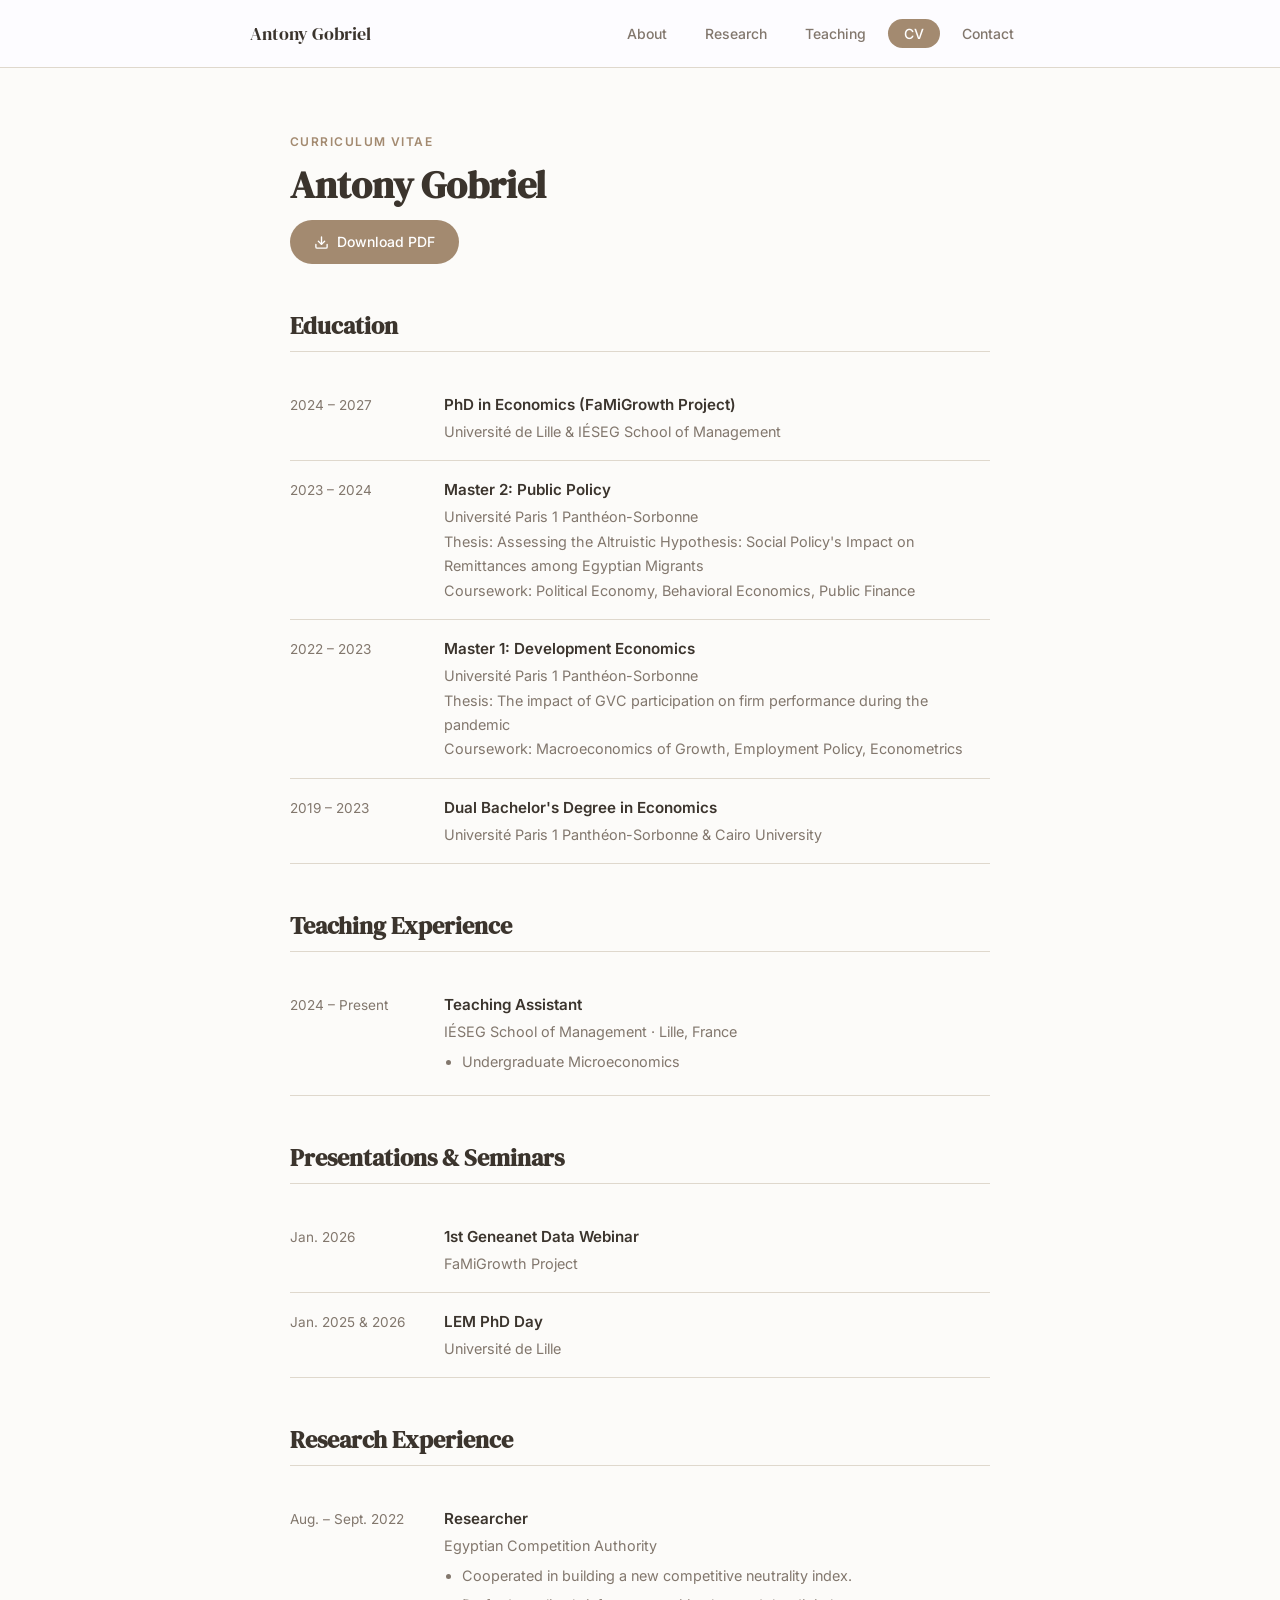
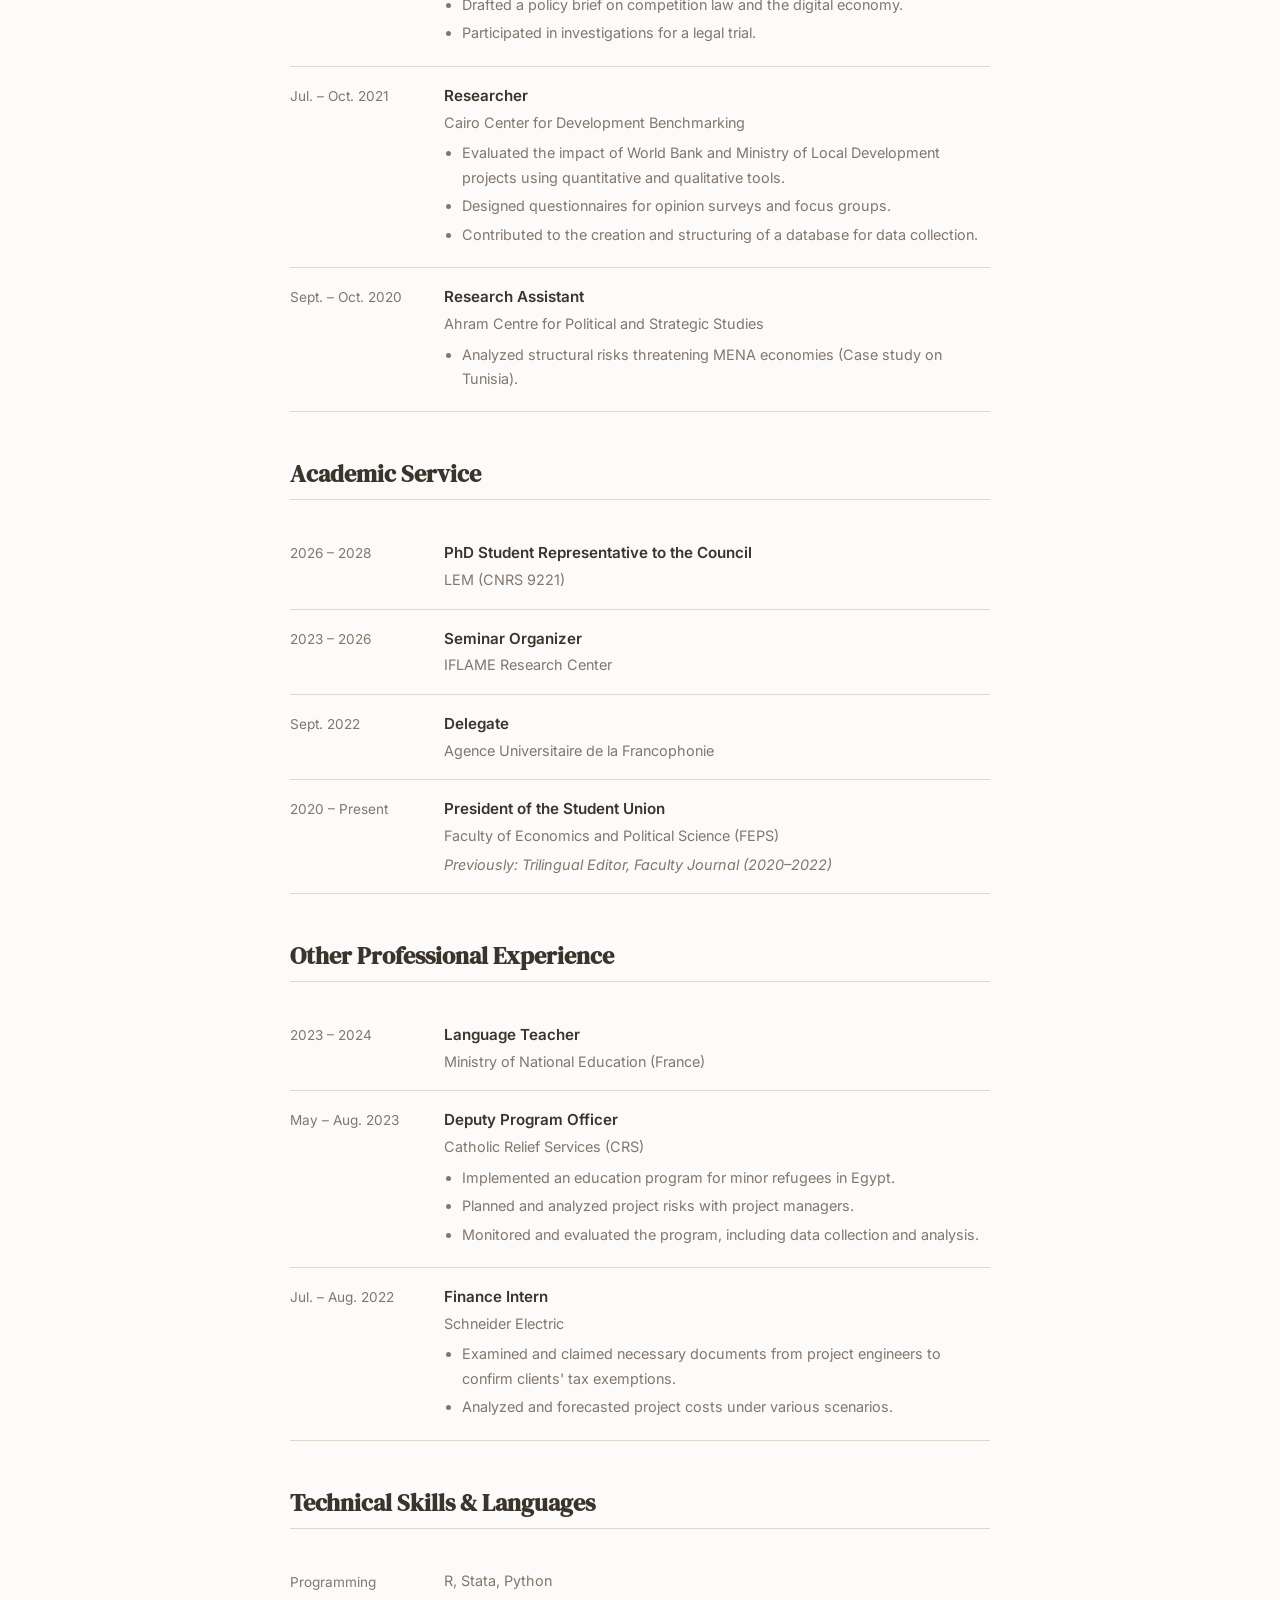
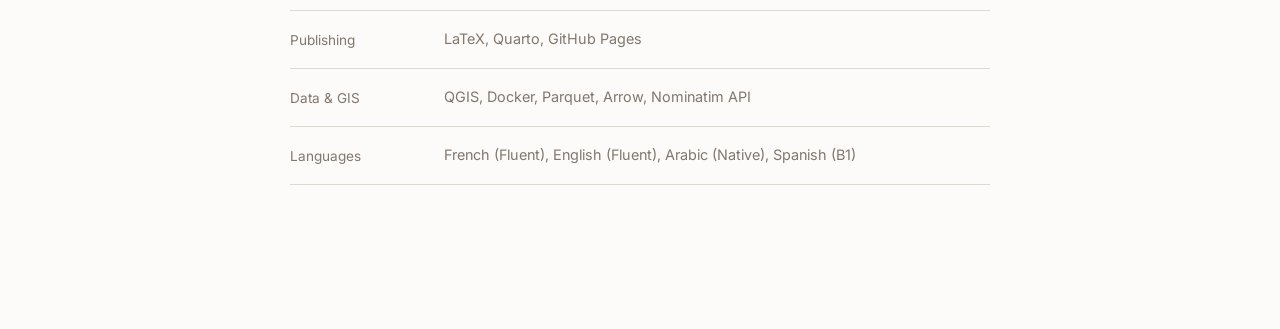
<file: cv.html>
<!DOCTYPE html>
<html lang="en">
<head>
  <meta charset="UTF-8" />
  <meta name="viewport" content="width=device-width, initial-scale=1.0" />
  <title>CV — Antony Gobriel</title>
  <link rel="stylesheet" href="css/style.css" />
  <style>
    /* Added lightweight styling to handle LaTeX itemize cleanly within cv-entry */
    .cv-list {
      margin-top: 6px;
      padding-left: 18px;
      font-size: 0.9rem;
      color: var(--text-muted);
    }
    .cv-list li {
      margin-bottom: 4px;
    }
  </style>
</head>
<body>

  <!-- ── Navigation ── -->
  <nav class="site-nav">
    <div class="nav-inner">
      <a class="nav-name" href="index.html">Antony Gobriel</a>
      <ul class="nav-links">
        <li><a href="about.html">About</a></li>
        <li><a href="research.html">Research</a></li>
        <li><a href="teaching.html">Teaching</a></li>
        <li><a href="cv.html" class="active">CV</a></li>
        <li><a href="contact.html">Contact</a></li>
      </ul>
    </div>
  </nav>

  <!-- ── Page ── -->
  <main class="page">

    <div class="section-label">Curriculum Vitae</div>
    <h1 class="page-title">Antony Gobriel</h1>

    <div style="margin-bottom: 48px;">
      <!-- Update this link when you add your actual PDF to the files folder -->
      <a href="files/Antony_Gobriel_CV.pdf" class="btn btn-primary" target="_blank" rel="noopener">
        <svg width="15" height="15" viewBox="0 0 24 24" fill="none" stroke="currentColor" stroke-width="2.2" stroke-linecap="round" stroke-linejoin="round">
          <path d="M21 15v4a2 2 0 0 1-2 2H5a2 2 0 0 1-2-2v-4"/>
          <polyline points="7 10 12 15 17 10"/>
          <line x1="12" y1="15" x2="12" y2="3"/>
        </svg>
        Download PDF
      </a>
    </div>

    <!-- ── Education ── -->
    <div class="cv-section">
      <h2 class="section-title">Education</h2>

      <div class="cv-entry">
        <span class="cv-year">2024 – 2027</span>
        <div>
          <p class="cv-entry-title">PhD in Economics (FaMiGrowth Project)</p>
          <p class="cv-entry-sub">Université de Lille & IÉSEG School of Management</p>
        </div>
      </div>

      <div class="cv-entry">
        <span class="cv-year">2023 – 2024</span>
        <div>
          <p class="cv-entry-title">Master 2: Public Policy</p>
          <p class="cv-entry-sub">Université Paris 1 Panthéon-Sorbonne</p>
          <p class="cv-entry-sub">Thesis: Assessing the Altruistic Hypothesis: Social Policy's Impact on Remittances among Egyptian Migrants</p>
          <p class="cv-entry-sub">Coursework: Political Economy, Behavioral Economics, Public Finance</p>
        </div>
      </div>

      <div class="cv-entry">
        <span class="cv-year">2022 – 2023</span>
        <div>
          <p class="cv-entry-title">Master 1: Development Economics</p>
          <p class="cv-entry-sub">Université Paris 1 Panthéon-Sorbonne</p>
          <p class="cv-entry-sub">Thesis: The impact of GVC participation on firm performance during the pandemic</p>
          <p class="cv-entry-sub">Coursework: Macroeconomics of Growth, Employment Policy, Econometrics</p>
        </div>
      </div>

      <div class="cv-entry">
        <span class="cv-year">2019 – 2023</span>
        <div>
          <p class="cv-entry-title">Dual Bachelor's Degree in Economics</p>
          <p class="cv-entry-sub">Université Paris 1 Panthéon-Sorbonne & Cairo University</p>
        </div>
      </div>
    </div>

    <!-- ── Teaching ── -->
    <div class="cv-section">
      <h2 class="section-title">Teaching Experience</h2>

      <div class="cv-entry">
        <span class="cv-year">2024 – Present</span>
        <div>
          <p class="cv-entry-title">Teaching Assistant</p>
          <p class="cv-entry-sub">IÉSEG School of Management · Lille, France</p>
          <ul class="cv-list">
            <li>Undergraduate Microeconomics</li>
          </ul>
        </div>
      </div>
    </div>

    <!-- ── Presentations ── -->
    <div class="cv-section">
      <h2 class="section-title">Presentations & Seminars</h2>

      <div class="cv-entry">
        <span class="cv-year">Jan. 2026</span>
        <div>
          <p class="cv-entry-title">1st Geneanet Data Webinar</p>
          <p class="cv-entry-sub">FaMiGrowth Project</p>
        </div>
      </div>

      <div class="cv-entry">
        <span class="cv-year">Jan. 2025 & 2026</span>
        <div>
          <p class="cv-entry-title">LEM PhD Day</p>
          <p class="cv-entry-sub">Université de Lille</p>
        </div>
      </div>
    </div>

    <!-- ── Research Experience ── -->
    <div class="cv-section">
      <h2 class="section-title">Research Experience</h2>

      <div class="cv-entry">
        <span class="cv-year">Aug. – Sept. 2022</span>
        <div>
          <p class="cv-entry-title">Researcher</p>
          <p class="cv-entry-sub">Egyptian Competition Authority</p>
          <ul class="cv-list">
            <li>Cooperated in building a new competitive neutrality index.</li>
            <li>Drafted a policy brief on competition law and the digital economy.</li>
            <li>Participated in investigations for a legal trial.</li>
          </ul>
        </div>
      </div>

      <div class="cv-entry">
        <span class="cv-year">Jul. – Oct. 2021</span>
        <div>
          <p class="cv-entry-title">Researcher</p>
          <p class="cv-entry-sub">Cairo Center for Development Benchmarking</p>
          <ul class="cv-list">
            <li>Evaluated the impact of World Bank and Ministry of Local Development projects using quantitative and qualitative tools.</li>
            <li>Designed questionnaires for opinion surveys and focus groups.</li>
            <li>Contributed to the creation and structuring of a database for data collection.</li>
          </ul>
        </div>
      </div>

      <div class="cv-entry">
        <span class="cv-year">Sept. – Oct. 2020</span>
        <div>
          <p class="cv-entry-title">Research Assistant</p>
          <p class="cv-entry-sub">Ahram Centre for Political and Strategic Studies</p>
          <ul class="cv-list">
            <li>Analyzed structural risks threatening MENA economies (Case study on Tunisia).</li>
          </ul>
        </div>
      </div>
    </div>

    <!-- ── Academic Service ── -->
    <div class="cv-section">
      <h2 class="section-title">Academic Service</h2>

      <div class="cv-entry">
        <span class="cv-year">2026 – 2028</span>
        <div>
          <p class="cv-entry-title">PhD Student Representative to the Council</p>
          <p class="cv-entry-sub">LEM (CNRS 9221)</p>
        </div>
      </div>

      <div class="cv-entry">
        <span class="cv-year">2023 – 2026</span>
        <div>
          <p class="cv-entry-title">Seminar Organizer</p>
          <p class="cv-entry-sub">IFLAME Research Center</p>
        </div>
      </div>

      <div class="cv-entry">
        <span class="cv-year">Sept. 2022</span>
        <div>
          <p class="cv-entry-title">Delegate</p>
          <p class="cv-entry-sub">Agence Universitaire de la Francophonie</p>
        </div>
      </div>

      <div class="cv-entry">
        <span class="cv-year">2020 – Present</span>
        <div>
          <p class="cv-entry-title">President of the Student Union</p>
          <p class="cv-entry-sub">Faculty of Economics and Political Science (FEPS)</p>
          <p class="cv-entry-sub" style="margin-top: 4px;"><em>Previously: Trilingual Editor, Faculty Journal (2020–2022)</em></p>
        </div>
      </div>
    </div>

    <!-- ── Professional Experience ── -->
    <div class="cv-section">
      <h2 class="section-title">Other Professional Experience</h2>

      <div class="cv-entry">
        <span class="cv-year">2023 – 2024</span>
        <div>
          <p class="cv-entry-title">Language Teacher</p>
          <p class="cv-entry-sub">Ministry of National Education (France)</p>
        </div>
      </div>

      <div class="cv-entry">
        <span class="cv-year">May – Aug. 2023</span>
        <div>
          <p class="cv-entry-title">Deputy Program Officer</p>
          <p class="cv-entry-sub">Catholic Relief Services (CRS)</p>
          <ul class="cv-list">
            <li>Implemented an education program for minor refugees in Egypt.</li>
            <li>Planned and analyzed project risks with project managers.</li>
            <li>Monitored and evaluated the program, including data collection and analysis.</li>
          </ul>
        </div>
      </div>

      <div class="cv-entry">
        <span class="cv-year">Jul. – Aug. 2022</span>
        <div>
          <p class="cv-entry-title">Finance Intern</p>
          <p class="cv-entry-sub">Schneider Electric</p>
          <ul class="cv-list">
            <li>Examined and claimed necessary documents from project engineers to confirm clients' tax exemptions.</li>
            <li>Analyzed and forecasted project costs under various scenarios.</li>
          </ul>
        </div>
      </div>
    </div>

    <!-- ── Skills ── -->
    <div class="cv-section">
      <h2 class="section-title">Technical Skills & Languages</h2>

      <div class="cv-entry">
        <span class="cv-year">Programming</span>
        <div><p class="cv-entry-sub">R, Stata, Python</p></div>
      </div>
      <div class="cv-entry">
        <span class="cv-year">Publishing</span>
        <div><p class="cv-entry-sub">LaTeX, Quarto, GitHub Pages</p></div>
      </div>
      <div class="cv-entry">
        <span class="cv-year">Data & GIS</span>
        <div><p class="cv-entry-sub">QGIS, Docker, Parquet, Arrow, Nominatim API</p></div>
      </div>
      <div class="cv-entry">
        <span class="cv-year">Languages</span>
        <div><p class="cv-entry-sub">French (Fluent), English (Fluent), Arabic (Native), Spanish (B1)</p></div>
      </div>
    </div>

  </main>
</body>
</html>
</file>
<file: css/style.css>
/* ──────────────────────────────────────────
   Fonts & Reset
────────────────────────────────────────── */
@import url('https://fonts.googleapis.com/css2?family=DM+Serif+Display&family=Inter:wght@300;400;500;600&display=swap');

*, *::before, *::after {
  box-sizing: border-box;
  margin: 0;
  padding: 0;
}

/* ──────────────────────────────────────────
   Tokens
────────────────────────────────────────── */
:root {
  --bg:            #FCFBF9; /* Creamy white main background */
  --bg-card:       #F3F0EA; /* Light beige for cards/sections */
  --bg-card-hover: #EBE6DC; /* Slightly darker beige for hover states */
  
  /* Retaining the original variable names so the rest of the code works, 
     but replacing the purple hex codes with warm taupe/caramel tones */
  --lavender:      #A38A70; /* Main accent color */
  --lavender-dark: #7A624A; /* Darker tone for links and hover states */
  --lavender-pale: #EAE3D9; /* Pale tone for backgrounds of tags and borders */
  
  --text:          #3B342D; /* Dark espresso brown (softer than pure black) */
  --text-muted:    #82776D; /* Muted brown for dates and secondary info */
  --border:        #DFD8CD; /* Soft beige for dividing lines */
  
  --radius-card:   16px;
  --radius-pill:   50px;
  --max-w:         780px;
  --nav-h:         68px;
}

/* ──────────────────────────────────────────
   Base
────────────────────────────────────────── */
html { scroll-behavior: smooth; }

body {
  font-family: 'Inter', sans-serif;
  font-size: 16px;
  line-height: 1.7;
  color: var(--text);
  background: var(--bg);
  -webkit-font-smoothing: antialiased;
}

h1, h2, h3 {
  font-family: 'DM Serif Display', serif;
  line-height: 1.2;
  color: var(--text);
}

a {
  color: var(--lavender-dark);
  text-decoration: none;
}

a:hover { text-decoration: underline; }

/* ──────────────────────────────────────────
   Navigation
────────────────────────────────────────── */
.site-nav {
  position: sticky;
  top: 0;
  z-index: 100;
  background: rgba(253, 252, 255, 0.92);
  backdrop-filter: blur(10px);
  border-bottom: 1px solid var(--border);
  min-height: var(--nav-h);
  display: flex;
  align-items: center;
  flex-wrap: wrap;
}

.nav-inner {
  width: 100%;
  max-width: calc(var(--max-w) + 80px);
  margin: 0 auto;
  padding: 0 40px;
  display: flex;
  align-items: center;
  justify-content: space-between;
  gap: 24px;
}

.nav-name {
  font-family: 'DM Serif Display', serif;
  font-size: 1.15rem;
  color: var(--text);
  white-space: nowrap;
  text-decoration: none;
}
.nav-name:hover { text-decoration: none; color: var(--lavender-dark); }

.nav-links {
  display: flex;
  gap: 6px;
  list-style: none;
  flex-wrap: wrap;
  justify-content: flex-end;
}

.nav-links a {
  font-size: 0.875rem;
  font-weight: 500;
  color: var(--text-muted);
  padding: 6px 16px;
  border-radius: var(--radius-pill);
  transition: background 0.2s, color 0.2s;
  text-decoration: none;
}

.nav-links a:hover {
  background: var(--lavender-pale);
  color: var(--lavender-dark);
  text-decoration: none;
}

.nav-links a.active {
  background: var(--lavender);
  color: #fff;
}

/* ──────────────────────────────────────────
   Page wrapper
────────────────────────────────────────── */
.page {
  max-width: var(--max-w);
  margin: 0 auto;
  padding: 64px 40px 96px;
}

/* ──────────────────────────────────────────
   Section titles
────────────────────────────────────────── */
.section-label {
  font-size: 0.75rem;
  font-weight: 600;
  letter-spacing: 0.12em;
  text-transform: uppercase;
  color: var(--lavender);
  margin-bottom: 10px;
}

.page-title {
  font-size: 2.4rem;
  margin-bottom: 12px;
}

.page-subtitle {
  font-size: 1.05rem;
  color: var(--text-muted);
  margin-bottom: 48px;
  max-width: 560px;
}

.section-title {
  font-size: 1.5rem;
  margin-bottom: 24px;
  padding-bottom: 10px;
  border-bottom: 1px solid var(--border);
}

/* ──────────────────────────────────────────
   Buttons
────────────────────────────────────────── */
.btn {
  display: inline-flex;
  align-items: center;
  gap: 8px;
  padding: 10px 24px;
  border-radius: var(--radius-pill);
  font-family: 'Inter', sans-serif;
  font-size: 0.875rem;
  font-weight: 500;
  cursor: pointer;
  transition: background 0.2s, color 0.2s, box-shadow 0.2s;
  text-decoration: none;
}

.btn-primary {
  background: var(--lavender);
  color: #fff;
  border: none;
}
.btn-primary:hover {
  background: var(--lavender-dark);
  color: #fff;
  text-decoration: none;
  box-shadow: 0 4px 14px rgba(107, 85, 148, 0.25);
}

.btn-outline {
  background: transparent;
  color: var(--lavender-dark);
  border: 1.5px solid var(--lavender);
}
.btn-outline:hover {
  background: var(--lavender-pale);
  text-decoration: none;
  box-shadow: 0 4px 14px rgba(107, 85, 148, 0.12);
}

/* ──────────────────────────────────────────
   Cards
────────────────────────────────────────── */
.card {
  background: var(--bg-card);
  border-radius: var(--radius-card);
  padding: 28px 32px;
  margin-bottom: 20px;
  border: 1px solid var(--border);
  transition: background 0.2s, box-shadow 0.2s;
}

.card:hover {
  background: var(--bg-card-hover);
  box-shadow: 0 6px 24px rgba(107, 85, 148, 0.09);
}

.card-title {
  font-family: 'DM Serif Display', serif;
  font-size: 1.2rem;
  margin-bottom: 8px;
}

.card-meta {
  font-size: 0.8rem;
  font-weight: 600;
  letter-spacing: 0.06em;
  text-transform: uppercase;
  color: var(--lavender);
  margin-bottom: 8px;
}

.card-body {
  font-size: 0.95rem;
  color: var(--text-muted);
  margin-bottom: 16px;
}

.card-tags {
  display: flex;
  flex-wrap: wrap;
  gap: 8px;
  margin-top: 12px;
}

.tag {
  font-size: 0.78rem;
  font-weight: 500;
  padding: 4px 14px;
  border-radius: var(--radius-pill);
  background: var(--lavender-pale);
  color: var(--lavender-dark);
}

/* ──────────────────────────────────────────
   Divider
────────────────────────────────────────── */
.divider {
  border: none;
  border-top: 1px solid var(--border);
  margin: 48px 0;
}

/* ──────────────────────────────────────────
   About / Hero
────────────────────────────────────────── */
.about-hero {
  display: flex;
  align-items: flex-start;
  gap: 48px;
  margin-bottom: 56px;
}

.about-avatar {
  flex-shrink: 0;
  width: 210px;
  height: 210px;
  border-radius: 50%;
  background: var(--lavender-pale);
  border: 3px solid var(--lavender);
  object-fit: cover;
  display: flex;
  align-items: center;
  justify-content: center;
  color: var(--lavender);
  font-size: 3rem;
  overflow: hidden;
  image-rendering: high-quality;
  transform: translateZ(0); /* Forces hardware acceleration for smoother edges */
}

.about-avatar-placeholder {
  width: 150px;
  height: 150px;
  border-radius: 50%;
  background: var(--lavender-pale);
  border: 3px solid var(--border);
  display: flex;
  align-items: center;
  justify-content: center;
  flex-shrink: 0;
}

.about-avatar-placeholder svg {
  width: 64px;
  height: 64px;
  color: var(--lavender);
  fill: var(--lavender);
  opacity: 0.5;
}

.about-text h1 {
  font-size: 2.6rem;
  margin-bottom: 4px;
}

.about-role {
  font-size: 1rem;
  color: var(--lavender-dark);
  font-weight: 500;
  margin-bottom: 4px;
}

.about-institution {
  font-size: 0.95rem;
  color: var(--text-muted);
  margin-bottom: 20px;
}

.about-links {
  display: flex;
  gap: 10px;
  flex-wrap: wrap;
}

/* ──────────────────────────────────────────
   CV
────────────────────────────────────────── */
.cv-section {
  margin-bottom: 48px;
}

.cv-entry {
  display: grid;
  grid-template-columns: 130px 1fr;
  gap: 0 24px;
  padding: 16px 0;
  border-bottom: 1px solid var(--border);
}

.cv-year {
  font-size: 0.85rem;
  color: var(--text-muted);
  padding-top: 2px;
}

.cv-entry-title {
  font-weight: 600;
  font-size: 0.95rem;
  margin-bottom: 2px;
}

.cv-entry-sub {
  font-size: 0.9rem;
  color: var(--text-muted);
}

/* ──────────────────────────────────────────
   Teaching
────────────────────────────────────────── */
.course-row {
  display: flex;
  align-items: baseline;
  justify-content: space-between;
  gap: 16px;
  padding: 18px 0;
  border-bottom: 1px solid var(--border);
}

.course-name {
  font-weight: 500;
  font-size: 0.95rem;
}

.course-detail {
  font-size: 0.85rem;
  color: var(--text-muted);
}

/* ──────────────────────────────────────────
   Contact
────────────────────────────────────────── */
.contact-grid {
  display: grid;
  grid-template-columns: 1fr 1fr;
  gap: 20px;
  margin-bottom: 40px;
}

.contact-item {
  background: var(--bg-card);
  border: 1px solid var(--border);
  border-radius: var(--radius-card);
  padding: 24px 28px;
}

.contact-item-label {
  font-size: 0.75rem;
  font-weight: 600;
  letter-spacing: 0.1em;
  text-transform: uppercase;
  color: var(--lavender);
  margin-bottom: 6px;
}

.contact-item-value {
  font-size: 0.95rem;
  color: var(--text);
  word-break: break-all;
}

/* ──────────────────────────────────────────
   Responsive
────────────────────────────────────────── */
@media (max-width: 640px) {
  .page { padding: 40px 24px 72px; }

  .site-nav { height: auto; padding: 10px 0; }

  .nav-inner {
    padding: 0 20px;
    flex-direction: column;
    align-items: flex-start;
    gap: 8px;
  }

  .nav-links {
    justify-content: flex-start;
  }

  .about-hero {
    flex-direction: column;
    align-items: center;
    text-align: center;
    gap: 28px;
  }

  .about-links { justify-content: center; }

  .about-text h1 { font-size: 2rem; }

  .cv-entry {
    grid-template-columns: 1fr;
    gap: 4px;
  }

  .contact-grid { grid-template-columns: 1fr; }

  .course-row { flex-direction: column; gap: 4px; }
}
</file>
